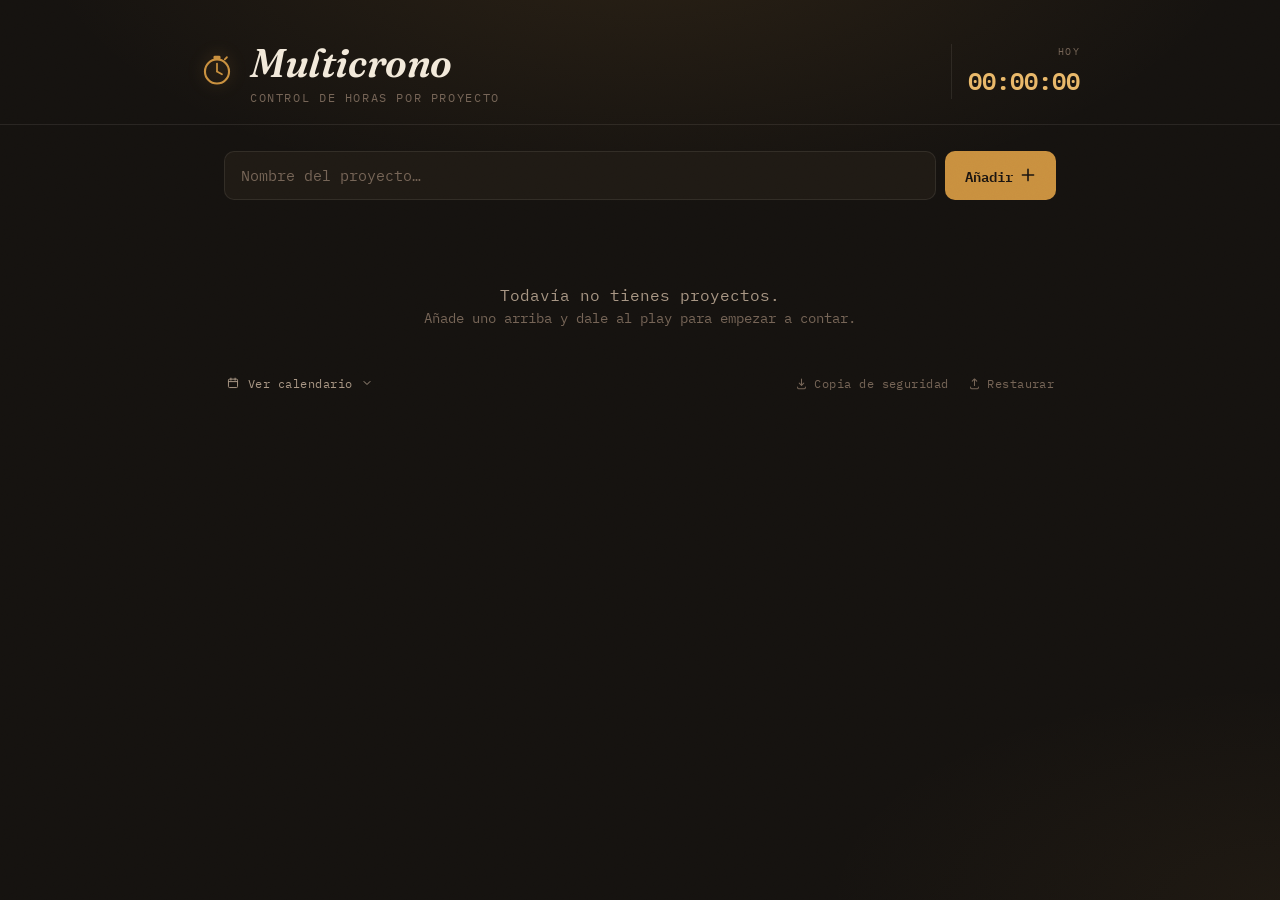
<file: index.html>
<!DOCTYPE html>
<html lang="es">
<head>
<meta charset="UTF-8">
<meta name="viewport" content="width=device-width, initial-scale=1, viewport-fit=cover">
<title>Multicrono — control de horas</title>
<meta name="description" content="Varios cronómetros con nombre para controlar el tiempo dedicado a cada proyecto.">
<meta name="theme-color" content="#15120f">
<link rel="manifest" href="manifest.json">
<link rel="icon" href="icons/icon-192.png" type="image/png">
<link rel="apple-touch-icon" href="icons/apple-touch-icon.png">
<link rel="preconnect" href="https://fonts.googleapis.com">
<link rel="preconnect" href="https://fonts.gstatic.com" crossorigin>
<link href="https://fonts.googleapis.com/css2?family=Fraunces:ital,opsz,wght@0,9..144,340;0,9..144,600;1,9..144,500&family=IBM+Plex+Mono:wght@400;500;600;700&display=swap" rel="stylesheet">
<link rel="stylesheet" href="styles.css?v=8">
</head>
<body>

<div class="grain" aria-hidden="true"></div>

<header class="hero">
  <div class="hero-plate">
    <div class="hero-mark" aria-hidden="true">
      <svg viewBox="0 0 48 48" width="34" height="34">
        <circle cx="24" cy="26" r="17" fill="none" stroke="currentColor" stroke-width="3"/>
        <line x1="24" y1="26" x2="24" y2="15" stroke="currentColor" stroke-width="2.5" stroke-linecap="round"/>
        <line x1="24" y1="26" x2="31" y2="30" stroke="currentColor" stroke-width="2.5" stroke-linecap="round"/>
        <rect x="19" y="4" width="10" height="5" rx="2" fill="currentColor"/>
        <line x1="35" y1="9" x2="38" y2="6" stroke="currentColor" stroke-width="2.5" stroke-linecap="round"/>
      </svg>
    </div>
    <div class="hero-text">
      <h1>Multicrono</h1>
      <p class="hero-sub">control de horas por proyecto</p>
    </div>
    <div class="hero-total" id="grand-total">
      <span class="hero-total-label">hoy</span>
      <span class="hero-total-value" id="grand-total-value">00:00:00</span>
    </div>
  </div>
</header>

<main class="wrap">

  <form class="add-row" id="add-form" autocomplete="off">
    <input type="text" id="project-name" placeholder="Nombre del proyecto…" maxlength="40" required>
    <button type="submit" class="btn btn-add">
      <span>Añadir</span>
      <svg viewBox="0 0 20 20" width="16" height="16" aria-hidden="true"><path d="M10 3v14M3 10h14" stroke="currentColor" stroke-width="2" stroke-linecap="round"/></svg>
    </button>
  </form>

  <section id="empty-state" class="empty-state" hidden>
    <p>Todavía no tienes proyectos.</p>
    <p class="empty-sub">Añade uno arriba y dale al play para empezar a contar.</p>
  </section>

  <div class="toolbar-row">
    <button class="cal-open-btn" id="cal-open-btn" type="button">
      <svg viewBox="0 0 20 20" width="14" height="14" aria-hidden="true"><rect x="3.5" y="4.5" width="13" height="12" rx="1.5" fill="none" stroke="currentColor" stroke-width="1.4"/><path d="M3.5 8h13M7 3v3M13 3v3" stroke="currentColor" stroke-width="1.4" stroke-linecap="round"/></svg>
      <span class="cal-open-label">Ver calendario</span>
      <svg class="cal-open-chevron" viewBox="0 0 20 20" width="12" height="12" aria-hidden="true"><path d="M5 7.5l5 5 5-5" fill="none" stroke="currentColor" stroke-width="1.6" stroke-linecap="round" stroke-linejoin="round"/></svg>
    </button>

    <div class="backup-actions">
      <button class="ghost-btn" id="export-btn" type="button" title="Descargar una copia de seguridad de todos tus datos">
        <svg viewBox="0 0 20 20" width="13" height="13" aria-hidden="true"><path d="M10 3v10m0 0l-3.5-3.5M10 13l3.5-3.5" fill="none" stroke="currentColor" stroke-width="1.6" stroke-linecap="round" stroke-linejoin="round"/><path d="M4 15.5v1a1.5 1.5 0 0 0 1.5 1.5h9a1.5 1.5 0 0 0 1.5-1.5v-1" fill="none" stroke="currentColor" stroke-width="1.6" stroke-linecap="round"/></svg>
        <span>Copia de seguridad</span>
      </button>
      <button class="ghost-btn" id="import-btn" type="button" title="Restaurar proyectos desde una copia de seguridad">
        <svg viewBox="0 0 20 20" width="13" height="13" aria-hidden="true"><path d="M10 13V3m0 0L6.5 6.5M10 3l3.5 3.5" fill="none" stroke="currentColor" stroke-width="1.6" stroke-linecap="round" stroke-linejoin="round"/><path d="M4 15.5v1a1.5 1.5 0 0 0 1.5 1.5h9a1.5 1.5 0 0 0 1.5-1.5v-1" fill="none" stroke="currentColor" stroke-width="1.6" stroke-linecap="round"/></svg>
        <span>Restaurar</span>
      </button>
      <input type="file" id="import-file-input" accept="application/json,.json" hidden>
    </div>
  </div>

  <section class="calendar-section" id="calendar-section" hidden>
    <div class="cal-head">
      <button class="cal-nav" id="cal-prev" type="button" aria-label="Mes anterior">
        <svg viewBox="0 0 20 20" width="14" height="14"><path d="M12.5 4.5l-6 5.5 6 5.5" fill="none" stroke="currentColor" stroke-width="1.8" stroke-linecap="round" stroke-linejoin="round"/></svg>
      </button>
      <span class="cal-title" id="cal-title">—</span>
      <button class="cal-nav" id="cal-next" type="button" aria-label="Mes siguiente">
        <svg viewBox="0 0 20 20" width="14" height="14"><path d="M7.5 4.5l6 5.5-6 5.5" fill="none" stroke="currentColor" stroke-width="1.8" stroke-linecap="round" stroke-linejoin="round"/></svg>
      </button>
    </div>

    <div class="cal-weekdays">
      <span>L</span><span>M</span><span>X</span><span>J</span><span>V</span><span>S</span><span>D</span>
    </div>

    <div class="cal-grid" id="cal-grid"></div>

    <div class="cal-detail" id="cal-detail">
      <h3 class="cal-detail-date" id="cal-detail-date">—</h3>
      <div class="cal-detail-list" id="cal-detail-list"></div>
      <div class="cal-detail-empty" id="cal-detail-empty" hidden>Sin registros este día.</div>
      <div class="cal-detail-total" id="cal-detail-total"></div>
    </div>
  </section>

  <section class="grid" id="timer-grid" aria-live="polite"></section>

  <section class="summary" id="summary-section" hidden>
    <h2>Resumen</h2>
    <div class="summary-list" id="summary-list"></div>
  </section>

</main>

<div class="toast" id="toast" role="status" aria-live="polite"></div>

<template id="card-template">
  <article class="card" data-id="">
    <header class="card-head">
      <span class="dot" aria-hidden="true"></span>
      <h3 class="card-name" tabindex="0" role="button" title="Haz clic para renombrar"></h3>
      <button class="icon-btn delete-btn" type="button" aria-label="Eliminar proyecto">
        <svg viewBox="0 0 20 20" width="15" height="15"><path d="M4 6h12M8 6V4.5A1.5 1.5 0 0 1 9.5 3h1A1.5 1.5 0 0 1 12 4.5V6M6 6l.6 10.2A1.5 1.5 0 0 0 8.1 17.6h3.8a1.5 1.5 0 0 0 1.5-1.4L14 6" stroke="currentColor" stroke-width="1.6" stroke-linecap="round" stroke-linejoin="round" fill="none"/></svg>
      </button>
    </header>

    <div class="display">
      <span class="digits">00:00:00</span>
    </div>

    <div class="stats">
      <div class="stat">
        <span class="stat-label">hoy</span>
        <span class="stat-value stat-today">00:00:00</span>
      </div>
      <div class="stat">
        <span class="stat-label">total</span>
        <span class="stat-value stat-total">00:00:00</span>
      </div>
    </div>

    <div class="controls">
      <button class="btn btn-toggle" type="button">
        <svg class="icon-play" viewBox="0 0 20 20" width="14" height="14"><path d="M6 4l10 6-10 6V4z" fill="currentColor"/></svg>
        <svg class="icon-pause" viewBox="0 0 20 20" width="14" height="14" hidden><path d="M6 4h3v12H6zM11 4h3v12h-3z" fill="currentColor"/></svg>
        <span class="toggle-label">Iniciar</span>
      </button>
      <button class="btn btn-reset" type="button">Reiniciar</button>
    </div>

    <div class="notes">
      <button class="notes-toggle" type="button">
        <svg viewBox="0 0 20 20" width="13" height="13" aria-hidden="true"><path d="M5 3h10a1 1 0 0 1 1 1v12a1 1 0 0 1-1 1H5a1 1 0 0 1-1-1V4a1 1 0 0 1 1-1z" fill="none" stroke="currentColor" stroke-width="1.4"/><path d="M6.5 7h7M6.5 10h7M6.5 13h4" stroke="currentColor" stroke-width="1.4" stroke-linecap="round"/></svg>
        <span>Parte</span>
        <span class="notes-count">0</span>
        <svg class="notes-chevron" viewBox="0 0 20 20" width="11" height="11" aria-hidden="true"><path d="M5 7.5l5 5 5-5" fill="none" stroke="currentColor" stroke-width="1.6" stroke-linecap="round" stroke-linejoin="round"/></svg>
      </button>

      <div class="notes-panel" hidden>
        <form class="notes-form">
          <input type="text" class="notes-input" placeholder="ej. tarea 123 completada…" maxlength="200" autocomplete="off">
          <button type="submit" class="icon-btn note-add-btn" aria-label="Añadir nota">
            <svg viewBox="0 0 20 20" width="15" height="15"><path d="M10 3v14M3 10h14" stroke="currentColor" stroke-width="2" stroke-linecap="round"/></svg>
          </button>
        </form>
        <ul class="notes-list"></ul>
      </div>
    </div>

    <div class="days">
      <button class="days-toggle" type="button">
        <svg viewBox="0 0 20 20" width="13" height="13" aria-hidden="true"><rect x="3.5" y="4.5" width="13" height="12" rx="1.5" fill="none" stroke="currentColor" stroke-width="1.4"/><path d="M3.5 8h13M7 3v3M13 3v3" stroke="currentColor" stroke-width="1.4" stroke-linecap="round"/></svg>
        <span>Días</span>
        <span class="days-count">0</span>
        <svg class="days-chevron" viewBox="0 0 20 20" width="11" height="11" aria-hidden="true"><path d="M5 7.5l5 5 5-5" fill="none" stroke="currentColor" stroke-width="1.6" stroke-linecap="round" stroke-linejoin="round"/></svg>
      </button>

      <div class="days-panel" hidden>
        <ul class="days-list"></ul>
      </div>
    </div>
  </article>
</template>

<template id="day-template">
  <li class="day-item" data-date="">
    <span class="day-date"></span>
    <span class="day-value"></span>
  </li>
</template>

<template id="note-template">
  <li class="note-item" data-id="">
    <div class="note-body">
      <div class="note-meta">
        <span class="note-time"></span>
        <span class="note-elapsed"></span>
      </div>
      <span class="note-text"></span>
    </div>
    <button class="note-delete" type="button" aria-label="Eliminar nota">
      <svg viewBox="0 0 20 20" width="11" height="11"><path d="M4 4l12 12M16 4L4 16" stroke="currentColor" stroke-width="1.6" stroke-linecap="round"/></svg>
    </button>
  </li>
</template>

<script src="app.js?v=8"></script>
</body>
</html>
</file>
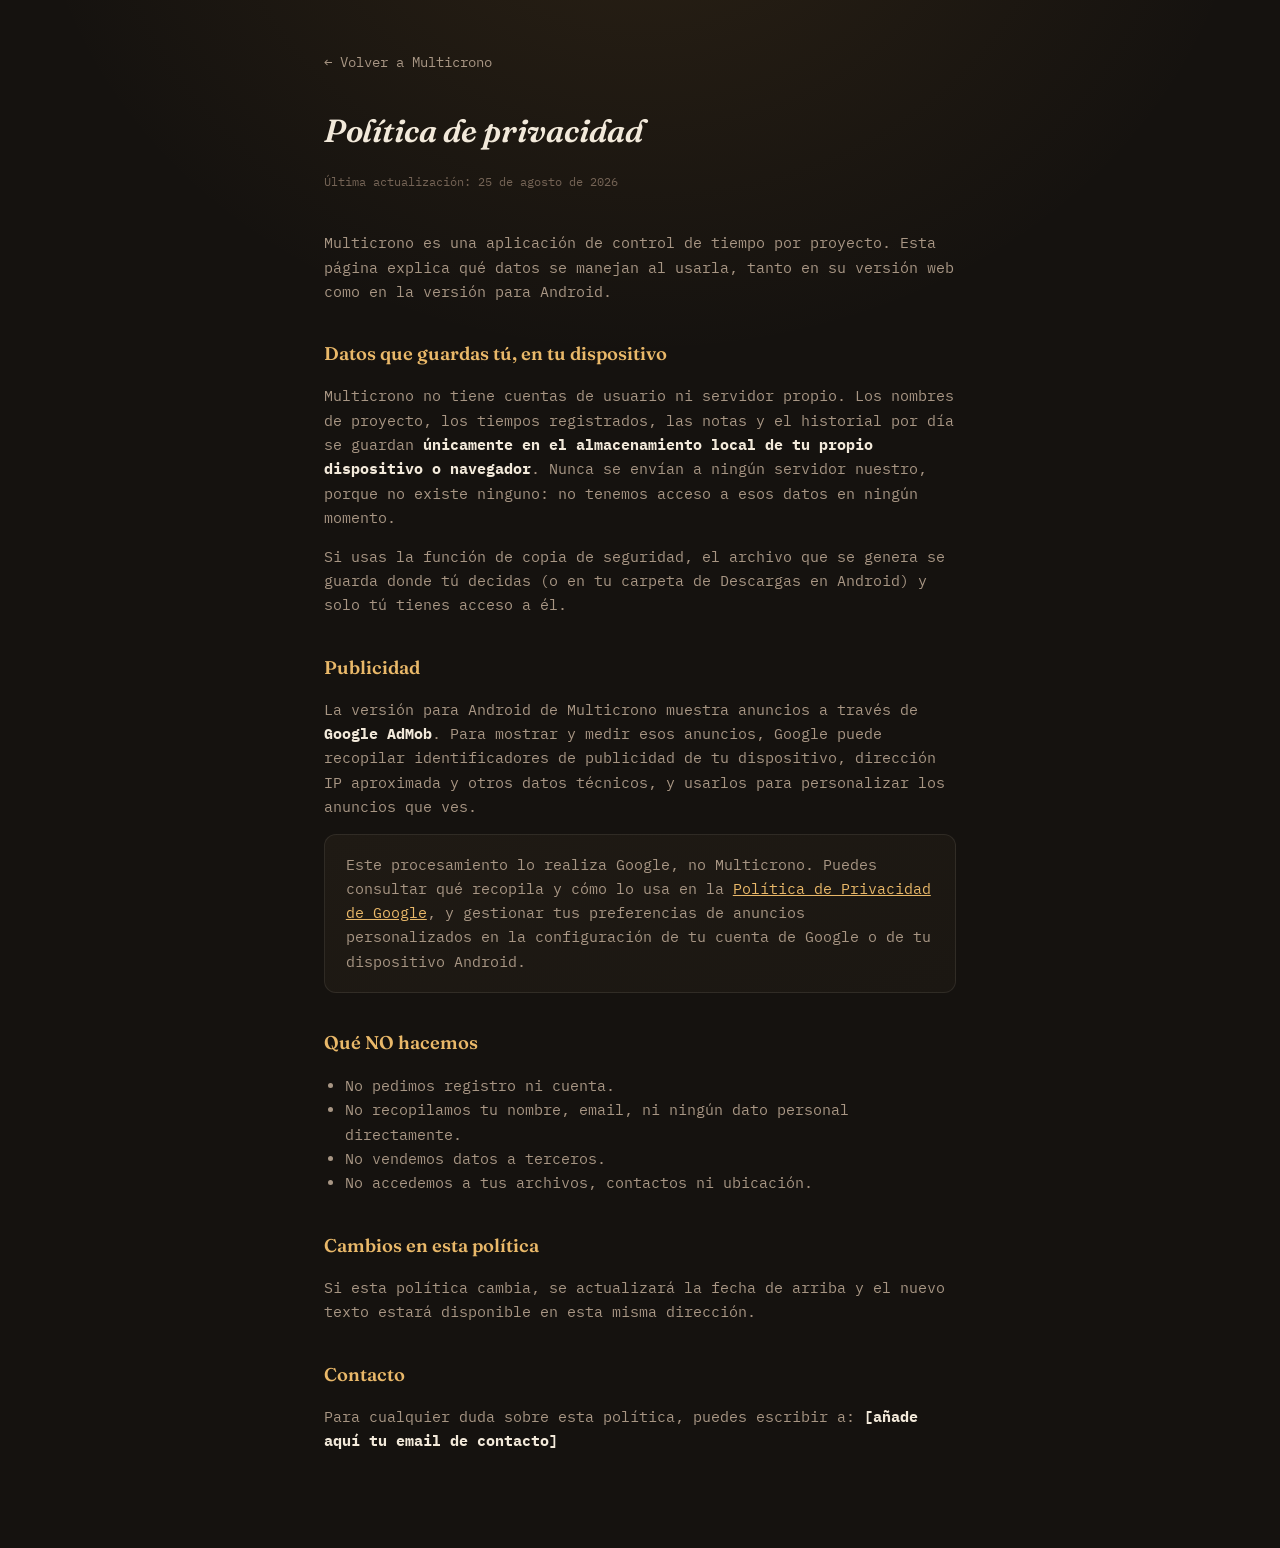
<file: privacy.html>
<!DOCTYPE html>
<html lang="es">
<head>
<meta charset="UTF-8">
<meta name="viewport" content="width=device-width, initial-scale=1">
<title>Multicrono — política de privacidad</title>
<meta name="theme-color" content="#15120f">
<link rel="icon" href="icons/icon-192.png" type="image/png">
<link rel="preconnect" href="https://fonts.googleapis.com">
<link rel="preconnect" href="https://fonts.gstatic.com" crossorigin>
<link href="https://fonts.googleapis.com/css2?family=Fraunces:ital,opsz,wght@0,9..144,340;0,9..144,600;1,9..144,500&family=IBM+Plex+Mono:wght@400;500;600;700&display=swap" rel="stylesheet">
<style>
  :root {
    --bg: #15120f;
    --bg-soft: #1b1712;
    --panel: #1f1a14;
    --cream: #f2e9da;
    --muted: #a89684;
    --muted-dim: #756456;
    --brass: #c9903f;
    --brass-bright: #e9b869;
    --card-border: rgba(242, 233, 218, 0.09);
  }
  * { box-sizing: border-box; }
  body {
    margin: 0;
    background: radial-gradient(ellipse 80% 55% at 50% -10%, rgba(201,144,63,0.12), transparent 60%), var(--bg);
    color: var(--cream);
    font-family: "IBM Plex Mono", ui-monospace, Consolas, monospace;
    line-height: 1.65;
  }
  .wrap { max-width: 680px; margin: 0 auto; padding: 3rem 1.5rem 5rem; }
  a { color: var(--brass-bright); }
  .back { display: inline-block; margin-bottom: 2rem; color: var(--muted); text-decoration: none; font-size: 0.85rem; }
  .back:hover { color: var(--brass-bright); }
  h1 {
    font-family: "Fraunces", Georgia, serif;
    font-style: italic;
    font-weight: 600;
    font-size: 2rem;
    margin: 0 0 0.3rem;
  }
  .updated { color: var(--muted-dim); font-size: 0.78rem; margin-bottom: 2.5rem; }
  h2 {
    font-family: "Fraunces", Georgia, serif;
    font-weight: 600;
    font-size: 1.15rem;
    color: var(--brass-bright);
    margin: 2.2rem 0 0.8rem;
  }
  p, li { color: var(--muted); font-size: 0.92rem; }
  strong { color: var(--cream); }
  ul { padding-left: 1.3rem; }
  .card {
    background: linear-gradient(160deg, var(--panel), var(--bg-soft));
    border: 1px solid var(--card-border);
    border-radius: 12px;
    padding: 1.1rem 1.3rem;
    margin-top: 0.5rem;
  }
</style>
</head>
<body>
<div class="wrap">
  <a class="back" href="./">← Volver a Multicrono</a>
  <h1>Política de privacidad</h1>
  <p class="updated">Última actualización: 25 de agosto de 2026</p>

  <p>Multicrono es una aplicación de control de tiempo por proyecto. Esta página explica qué datos se manejan al usarla, tanto en su versión web como en la versión para Android.</p>

  <h2>Datos que guardas tú, en tu dispositivo</h2>
  <p>Multicrono no tiene cuentas de usuario ni servidor propio. Los nombres de proyecto, los tiempos registrados, las notas y el historial por día se guardan <strong>únicamente en el almacenamiento local de tu propio dispositivo o navegador</strong>. Nunca se envían a ningún servidor nuestro, porque no existe ninguno: no tenemos acceso a esos datos en ningún momento.</p>
  <p>Si usas la función de copia de seguridad, el archivo que se genera se guarda donde tú decidas (o en tu carpeta de Descargas en Android) y solo tú tienes acceso a él.</p>

  <h2>Publicidad</h2>
  <p>La versión para Android de Multicrono muestra anuncios a través de <strong>Google AdMob</strong>. Para mostrar y medir esos anuncios, Google puede recopilar identificadores de publicidad de tu dispositivo, dirección IP aproximada y otros datos técnicos, y usarlos para personalizar los anuncios que ves.</p>
  <div class="card">
    <p style="margin:0">Este procesamiento lo realiza Google, no Multicrono. Puedes consultar qué recopila y cómo lo usa en la <a href="https://policies.google.com/privacy" target="_blank" rel="noopener">Política de Privacidad de Google</a>, y gestionar tus preferencias de anuncios personalizados en la configuración de tu cuenta de Google o de tu dispositivo Android.</p>
  </div>

  <h2>Qué NO hacemos</h2>
  <ul>
    <li>No pedimos registro ni cuenta.</li>
    <li>No recopilamos tu nombre, email, ni ningún dato personal directamente.</li>
    <li>No vendemos datos a terceros.</li>
    <li>No accedemos a tus archivos, contactos ni ubicación.</li>
  </ul>

  <h2>Cambios en esta política</h2>
  <p>Si esta política cambia, se actualizará la fecha de arriba y el nuevo texto estará disponible en esta misma dirección.</p>

  <h2>Contacto</h2>
  <p>Para cualquier duda sobre esta política, puedes escribir a: <strong>[añade aquí tu email de contacto]</strong></p>
</div>
</body>
</html>
</file>
<file: styles.css>
:root {
  --bg: #15120f;
  --bg-soft: #1b1712;
  --panel: #1f1a14;
  --card: #221c16;
  --card-border: rgba(242, 233, 218, 0.09);
  --cream: #f2e9da;
  --muted: #a89684;
  --muted-dim: #756456;
  --brass: #c9903f;
  --brass-bright: #e9b869;
  --brass-dim: #8a6633;
  --green: #8ea87c;
  --green-glow: rgba(142, 168, 124, 0.35);
  --red: #b5583f;
  --red-bright: #d17155;
  --shadow-soft: 0 14px 40px -18px rgba(0, 0, 0, 0.65);
  --radius: 16px;
  font-size: 16px;
}

* { box-sizing: border-box; }

html, body {
  margin: 0;
  padding: 0;
  min-height: 100%;
}

body {
  background:
    radial-gradient(ellipse 80% 55% at 50% -10%, rgba(201, 144, 63, 0.12), transparent 60%),
    radial-gradient(ellipse 60% 40% at 100% 100%, rgba(201, 144, 63, 0.05), transparent 60%),
    var(--bg);
  color: var(--cream);
  font-family: "IBM Plex Mono", ui-monospace, "SF Mono", Consolas, monospace;
  -webkit-font-smoothing: antialiased;
  min-height: 100vh;
  position: relative;
  overflow-x: hidden;
}

.grain {
  position: fixed;
  inset: 0;
  pointer-events: none;
  z-index: 999;
  opacity: 0.05;
  mix-blend-mode: overlay;
  background-image: url("data:image/svg+xml,%3Csvg xmlns='http://www.w3.org/2000/svg' width='120' height='120'%3E%3Cfilter id='n'%3E%3CfeTurbulence type='fractalNoise' baseFrequency='0.9' numOctaves='2' stitchTiles='stitch'/%3E%3C/filter%3E%3Crect width='100%25' height='100%25' filter='url(%23n)'/%3E%3C/svg%3E");
}

/* ---------- Header ---------- */

.hero {
  padding: 2.4rem 1.5rem 1.2rem;
  border-bottom: 1px solid var(--card-border);
  position: relative;
}

.hero-plate {
  max-width: 880px;
  margin: 0 auto;
  display: flex;
  align-items: center;
  gap: 1rem;
}

.hero-mark {
  color: var(--brass);
  flex-shrink: 0;
  filter: drop-shadow(0 0 8px rgba(201, 144, 63, 0.35));
}

.hero-text { flex: 1; min-width: 0; }

.hero-text h1 {
  font-family: "Fraunces", Georgia, serif;
  font-optical-sizing: auto;
  font-weight: 600;
  font-style: italic;
  font-size: clamp(1.8rem, 4vw, 2.5rem);
  margin: 0;
  letter-spacing: -0.01em;
  color: var(--cream);
}

.hero-sub {
  margin: 0.15rem 0 0;
  font-size: 0.72rem;
  letter-spacing: 0.14em;
  text-transform: uppercase;
  color: var(--muted-dim);
}

.hero-total {
  text-align: right;
  flex-shrink: 0;
  padding-left: 1rem;
  border-left: 1px solid var(--card-border);
}

.hero-total-label {
  display: block;
  font-size: 0.65rem;
  letter-spacing: 0.14em;
  text-transform: uppercase;
  color: var(--muted-dim);
  margin-bottom: 0.2rem;
}

.hero-total-value {
  font-size: clamp(1.1rem, 3vw, 1.5rem);
  font-weight: 600;
  font-variant-numeric: tabular-nums;
  color: var(--brass-bright);
}

/* ---------- Layout ---------- */

.wrap {
  max-width: 880px;
  margin: 0 auto;
  padding: 1.6rem 1.5rem 5rem;
}

/* ---------- Add form ---------- */

.add-row {
  display: flex;
  gap: 0.6rem;
  margin-bottom: 2rem;
}

.add-row input {
  flex: 1;
  background: var(--panel);
  border: 1px solid var(--card-border);
  border-radius: 10px;
  padding: 0.85rem 1rem;
  color: var(--cream);
  font-family: inherit;
  font-size: 0.95rem;
  outline: none;
  transition: border-color 0.2s, box-shadow 0.2s;
}

.add-row input::placeholder { color: var(--muted-dim); }

.add-row input:focus {
  border-color: var(--brass-dim);
  box-shadow: 0 0 0 3px rgba(201, 144, 63, 0.12);
}

.btn {
  font-family: inherit;
  font-size: 0.85rem;
  font-weight: 600;
  border-radius: 10px;
  border: 1px solid transparent;
  cursor: pointer;
  display: inline-flex;
  align-items: center;
  justify-content: center;
  gap: 0.4rem;
  transition: transform 0.12s ease, filter 0.15s ease, background 0.15s ease;
  user-select: none;
}

.btn:active { transform: scale(0.96); }

.btn-add {
  background: var(--brass);
  color: #1a1410;
  padding: 0 1.2rem;
  white-space: nowrap;
}
.btn-add:hover { filter: brightness(1.1); }

/* ---------- Empty state ---------- */

.empty-state {
  text-align: center;
  padding: 3rem 1rem;
  color: var(--muted);
}
.empty-state p { margin: 0.3rem 0; }
.empty-sub { color: var(--muted-dim); font-size: 0.85rem; }

/* ---------- Toolbar ---------- */

.toolbar-row {
  display: flex;
  align-items: center;
  justify-content: space-between;
  flex-wrap: wrap;
  gap: 0.6rem;
  margin: -0.6rem 0 1.4rem;
}

.backup-actions {
  display: flex;
  gap: 1rem;
}

.ghost-btn {
  display: flex;
  align-items: center;
  gap: 0.4rem;
  background: transparent;
  border: none;
  color: var(--muted-dim);
  font-family: inherit;
  font-size: 0.72rem;
  letter-spacing: 0.04em;
  cursor: pointer;
  padding: 0.3rem 0.1rem;
}
.ghost-btn:hover { color: var(--brass-bright); }

/* ---------- Calendar ---------- */

.cal-open-btn {
  display: flex;
  align-items: center;
  gap: 0.5rem;
  background: transparent;
  border: none;
  color: var(--muted);
  font-family: inherit;
  font-size: 0.78rem;
  letter-spacing: 0.04em;
  cursor: pointer;
  padding: 0.3rem 0.1rem;
}
.cal-open-btn:hover { color: var(--brass-bright); }
.cal-open-btn .cal-open-chevron { transition: transform 0.2s ease; }
.cal-open-btn.open .cal-open-chevron { transform: rotate(180deg); }

.calendar-section {
  background: linear-gradient(160deg, var(--card), var(--bg-soft));
  border: 1px solid var(--card-border);
  border-radius: var(--radius);
  padding: 1.2rem;
  margin-bottom: 1.6rem;
  box-shadow: var(--shadow-soft);
  animation: card-in 0.3s cubic-bezier(0.2, 0.8, 0.2, 1) both;
}

.cal-head {
  display: flex;
  align-items: center;
  justify-content: center;
  gap: 1rem;
  margin-bottom: 0.9rem;
}

.cal-title {
  font-family: "Fraunces", Georgia, serif;
  font-style: italic;
  font-weight: 500;
  font-size: 1.1rem;
  color: var(--cream);
  text-transform: capitalize;
  min-width: 11ch;
  text-align: center;
}

.cal-nav {
  background: var(--panel);
  border: 1px solid var(--card-border);
  color: var(--muted);
  border-radius: 8px;
  width: 30px;
  height: 30px;
  display: flex;
  align-items: center;
  justify-content: center;
  cursor: pointer;
  transition: color 0.15s, border-color 0.15s;
}
.cal-nav:hover { color: var(--brass-bright); border-color: var(--brass-dim); }

.cal-weekdays {
  display: grid;
  grid-template-columns: repeat(7, 1fr);
  gap: 0.35rem;
  margin-bottom: 0.35rem;
}
.cal-weekdays span {
  text-align: center;
  font-size: 0.66rem;
  letter-spacing: 0.08em;
  text-transform: uppercase;
  color: var(--muted-dim);
}

.cal-grid {
  display: grid;
  grid-template-columns: repeat(7, 1fr);
  gap: 0.35rem;
  margin-bottom: 1.1rem;
}

.cal-day {
  aspect-ratio: 1;
  display: flex;
  flex-direction: column;
  align-items: center;
  justify-content: center;
  gap: 0.1rem;
  background: var(--panel);
  border: 1px solid transparent;
  border-radius: 8px;
  color: var(--muted);
  font-family: inherit;
  cursor: pointer;
  padding: 0.2rem;
  transition: transform 0.1s ease, border-color 0.15s ease;
}
.cal-day:hover { border-color: var(--brass-dim); }
.cal-day:active { transform: scale(0.94); }

.cal-day-empty {
  background: transparent;
  cursor: default;
  pointer-events: none;
}

.cal-day-num {
  font-size: 0.78rem;
  font-variant-numeric: tabular-nums;
}

.cal-day-total {
  font-size: 0.6rem;
  color: var(--brass-bright);
  font-variant-numeric: tabular-nums;
}

.cal-day-has-data {
  background: rgba(201, 144, 63, calc(0.08 + var(--intensity, 0) * 0.55));
  color: var(--cream);
}

.cal-day-today {
  border-color: var(--brass-dim);
}
.cal-day-today .cal-day-num { color: var(--brass-bright); font-weight: 600; }

.cal-day-selected {
  border-color: var(--brass);
  box-shadow: 0 0 0 2px rgba(201, 144, 63, 0.25);
}

.cal-detail {
  border-top: 1px dashed var(--card-border);
  padding-top: 1rem;
}

.cal-detail-date {
  font-family: "Fraunces", Georgia, serif;
  font-weight: 600;
  font-size: 1rem;
  color: var(--cream);
  margin: 0 0 0.7rem;
  text-transform: capitalize;
}

.cal-detail-list {
  display: flex;
  flex-direction: column;
  gap: 0.4rem;
}

.cal-detail-row {
  display: flex;
  justify-content: space-between;
  align-items: baseline;
  background: var(--panel);
  border-radius: 8px;
  padding: 0.45rem 0.7rem;
  font-size: 0.82rem;
}

.cal-detail-name { color: var(--muted); }
.cal-detail-value { color: var(--cream); font-variant-numeric: tabular-nums; }

.cal-detail-empty {
  color: var(--muted-dim);
  font-size: 0.82rem;
  padding: 0.3rem 0.1rem;
}

.cal-detail-total {
  margin-top: 0.7rem;
  text-align: right;
  font-size: 0.85rem;
  font-weight: 600;
  color: var(--brass-bright);
  font-variant-numeric: tabular-nums;
}

@media (max-width: 480px) {
  .cal-day-total { display: none; }
}

/* ---------- Grid & cards ---------- */

.grid {
  display: grid;
  grid-template-columns: repeat(auto-fill, minmax(260px, 1fr));
  gap: 1rem;
}

.card {
  background: linear-gradient(160deg, var(--card), var(--bg-soft));
  border: 1px solid var(--card-border);
  border-radius: var(--radius);
  padding: 1.2rem 1.2rem 1.3rem;
  box-shadow: var(--shadow-soft);
  position: relative;
  animation: card-in 0.45s cubic-bezier(0.2, 0.8, 0.2, 1) both;
}

@keyframes card-in {
  from { opacity: 0; transform: translateY(10px) scale(0.98); }
  to { opacity: 1; transform: none; }
}

.card-head {
  display: flex;
  align-items: center;
  gap: 0.55rem;
  margin-bottom: 0.9rem;
}

.dot {
  width: 8px;
  height: 8px;
  border-radius: 50%;
  background: var(--muted-dim);
  flex-shrink: 0;
  transition: background 0.2s, box-shadow 0.2s;
}

.card.running .dot {
  background: var(--green);
  box-shadow: 0 0 0 3px var(--green-glow);
  animation: pulse 1.6s ease-in-out infinite;
}

@keyframes pulse {
  0%, 100% { box-shadow: 0 0 0 2px var(--green-glow); }
  50% { box-shadow: 0 0 0 5px transparent; }
}

.card-name {
  flex: 1;
  min-width: 0;
  margin: 0;
  font-family: "Fraunces", Georgia, serif;
  font-weight: 600;
  font-size: 1.15rem;
  color: var(--cream);
  white-space: nowrap;
  overflow: hidden;
  text-overflow: ellipsis;
  cursor: pointer;
  border-radius: 6px;
  padding: 0.1rem 0.25rem;
  margin-left: -0.25rem;
  outline: none;
}
.card-name:hover, .card-name:focus { background: rgba(242, 233, 218, 0.06); }
.card-name[contenteditable="true"] {
  background: rgba(201, 144, 63, 0.1);
  white-space: normal;
  cursor: text;
}

.icon-btn {
  background: transparent;
  border: none;
  color: var(--muted-dim);
  cursor: pointer;
  padding: 0.3rem;
  display: flex;
  border-radius: 6px;
  flex-shrink: 0;
  transition: color 0.15s, background 0.15s;
}
.icon-btn:hover { color: var(--red-bright); background: rgba(181, 88, 63, 0.12); }

.display {
  text-align: center;
  padding: 0.6rem 0 1rem;
}

.digits {
  font-size: clamp(1.9rem, 6vw, 2.3rem);
  font-weight: 600;
  font-variant-numeric: tabular-nums;
  letter-spacing: 0.02em;
  color: var(--muted);
  transition: color 0.3s, text-shadow 0.3s;
}

.card.running .digits {
  color: var(--brass-bright);
  text-shadow: 0 0 18px rgba(233, 184, 105, 0.35);
}

.stats {
  display: flex;
  justify-content: center;
  gap: 1.6rem;
  margin-bottom: 1.1rem;
  padding-bottom: 1.1rem;
  border-bottom: 1px dashed var(--card-border);
}

.stat { text-align: center; }

.stat-label {
  display: block;
  font-size: 0.62rem;
  letter-spacing: 0.13em;
  text-transform: uppercase;
  color: var(--muted-dim);
  margin-bottom: 0.15rem;
}

.stat-value {
  font-size: 0.85rem;
  font-variant-numeric: tabular-nums;
  color: var(--muted);
}

.controls {
  display: flex;
  gap: 0.6rem;
}

.btn-toggle {
  flex: 1;
  background: var(--brass-dim);
  color: var(--cream);
  padding: 0.65rem 0.8rem;
}
.btn-toggle:hover { filter: brightness(1.15); }

.card.running .btn-toggle {
  background: var(--red);
  color: #1a1410;
}
.card.running .btn-toggle:hover { background: var(--red-bright); }

.btn-reset {
  background: transparent;
  border: 1px solid var(--card-border);
  color: var(--muted);
  padding: 0.65rem 0.9rem;
}
.btn-reset:hover { border-color: var(--muted-dim); color: var(--cream); }
.btn-reset.confirming {
  border-color: var(--red);
  color: var(--red-bright);
  background: rgba(181, 88, 63, 0.1);
}

.icon-btn.confirming {
  color: #fff;
  background: var(--red);
  animation: shake 0.35s ease;
}

@keyframes shake {
  0%, 100% { transform: translateX(0); }
  25% { transform: translateX(-2px); }
  75% { transform: translateX(2px); }
}

/* ---------- Notes / "parte" ---------- */

.notes {
  margin-top: 1rem;
  padding-top: 0.9rem;
  border-top: 1px dashed var(--card-border);
}

.notes-toggle {
  width: 100%;
  background: transparent;
  border: none;
  color: var(--muted);
  font-family: inherit;
  font-size: 0.72rem;
  letter-spacing: 0.08em;
  text-transform: uppercase;
  display: flex;
  align-items: center;
  gap: 0.4rem;
  padding: 0.2rem 0.1rem;
  cursor: pointer;
}
.notes-toggle:hover { color: var(--brass-bright); }

.notes-toggle .notes-count {
  background: var(--panel);
  color: var(--brass-bright);
  font-size: 0.68rem;
  padding: 0.05rem 0.4rem;
  border-radius: 999px;
  font-variant-numeric: tabular-nums;
}

.notes-toggle .notes-chevron {
  margin-left: auto;
  transition: transform 0.2s ease;
}
.notes-toggle.open .notes-chevron { transform: rotate(180deg); }

.notes-panel {
  margin-top: 0.7rem;
  animation: card-in 0.25s ease both;
}

.notes-form {
  display: flex;
  gap: 0.45rem;
  margin-bottom: 0.6rem;
}

.notes-input {
  flex: 1;
  background: var(--panel);
  border: 1px solid var(--card-border);
  border-radius: 8px;
  padding: 0.5rem 0.7rem;
  color: var(--cream);
  font-family: inherit;
  font-size: 0.78rem;
  outline: none;
  min-width: 0;
  transition: border-color 0.2s, box-shadow 0.2s;
}
.notes-input::placeholder { color: var(--muted-dim); }
.notes-input:focus {
  border-color: var(--brass-dim);
  box-shadow: 0 0 0 3px rgba(201, 144, 63, 0.12);
}

.note-add-btn {
  background: var(--brass-dim);
  color: var(--cream);
  border-radius: 8px;
  flex-shrink: 0;
  width: 32px;
}
.note-add-btn:hover { color: var(--cream); background: var(--brass); }

.notes-list {
  list-style: none;
  margin: 0;
  padding: 0;
  max-height: 190px;
  overflow-y: auto;
  display: flex;
  flex-direction: column;
  gap: 0.35rem;
}
.notes-list:empty::after {
  content: "Sin anotaciones todavía.";
  display: block;
  color: var(--muted-dim);
  font-size: 0.75rem;
  padding: 0.3rem 0.1rem;
}

.note-item {
  display: flex;
  align-items: flex-start;
  gap: 0.5rem;
  padding: 0.4rem 0.55rem;
  background: var(--panel);
  border-radius: 8px;
  animation: card-in 0.2s ease both;
}

.note-body {
  flex: 1;
  min-width: 0;
  display: flex;
  flex-direction: column;
  gap: 0.18rem;
}

.note-meta {
  display: flex;
  align-items: baseline;
  gap: 0.4rem;
}

.note-time {
  flex-shrink: 0;
  font-size: 0.68rem;
  color: var(--brass);
  font-variant-numeric: tabular-nums;
}

.note-elapsed {
  flex-shrink: 0;
  font-size: 0.68rem;
  color: var(--muted);
  font-variant-numeric: tabular-nums;
}
.note-elapsed::before {
  content: "·";
  margin-right: 0.4rem;
  color: var(--muted-dim);
}

.note-text {
  font-size: 0.8rem;
  color: var(--cream);
  overflow-wrap: anywhere;
  line-height: 1.4;
}

.note-delete {
  background: transparent;
  border: none;
  color: var(--muted-dim);
  cursor: pointer;
  flex-shrink: 0;
  padding: 0.15rem;
  display: flex;
  border-radius: 5px;
  transition: color 0.15s, background 0.15s;
}
.note-delete:hover { color: var(--red-bright); background: rgba(181, 88, 63, 0.12); }

.notes-list::-webkit-scrollbar { width: 6px; }
.notes-list::-webkit-scrollbar-thumb { background: var(--card-border); border-radius: 3px; }

/* ---------- Days history ---------- */

.days {
  margin-top: 0.7rem;
  padding-top: 0.7rem;
  border-top: 1px dashed var(--card-border);
}

.days-toggle {
  width: 100%;
  background: transparent;
  border: none;
  color: var(--muted);
  font-family: inherit;
  font-size: 0.72rem;
  letter-spacing: 0.08em;
  text-transform: uppercase;
  display: flex;
  align-items: center;
  gap: 0.4rem;
  padding: 0.2rem 0.1rem;
  cursor: pointer;
}
.days-toggle:hover { color: var(--brass-bright); }

.days-toggle .days-count {
  background: var(--panel);
  color: var(--brass-bright);
  font-size: 0.68rem;
  padding: 0.05rem 0.4rem;
  border-radius: 999px;
  font-variant-numeric: tabular-nums;
}

.days-toggle .days-chevron {
  margin-left: auto;
  transition: transform 0.2s ease;
}
.days-toggle.open .days-chevron { transform: rotate(180deg); }

.days-panel {
  margin-top: 0.6rem;
  animation: card-in 0.25s ease both;
}

.days-list {
  list-style: none;
  margin: 0;
  padding: 0;
  max-height: 190px;
  overflow-y: auto;
  display: flex;
  flex-direction: column;
  gap: 0.25rem;
}
.days-list::-webkit-scrollbar { width: 6px; }
.days-list::-webkit-scrollbar-thumb { background: var(--card-border); border-radius: 3px; }

.day-item {
  display: flex;
  align-items: baseline;
  justify-content: space-between;
  gap: 0.6rem;
  padding: 0.32rem 0.55rem;
  background: var(--panel);
  border-radius: 8px;
  font-size: 0.78rem;
}

.day-item-today {
  background: rgba(201, 144, 63, 0.1);
  border: 1px solid rgba(201, 144, 63, 0.25);
}

.day-date {
  color: var(--muted);
  text-transform: capitalize;
}
.day-item-today .day-date { color: var(--brass-bright); font-weight: 600; }

.day-value {
  color: var(--cream);
  font-variant-numeric: tabular-nums;
  flex-shrink: 0;
}
.day-item-today .day-value { color: var(--brass-bright); }

/* ---------- Summary ---------- */

.summary {
  margin-top: 2.6rem;
  padding-top: 1.6rem;
  border-top: 1px solid var(--card-border);
}

.summary h2 {
  font-family: "Fraunces", Georgia, serif;
  font-style: italic;
  font-weight: 500;
  font-size: 1.2rem;
  margin: 0 0 1rem;
  color: var(--cream);
}

.summary-row {
  display: flex;
  align-items: center;
  gap: 0.8rem;
  padding: 0.5rem 0;
}

.summary-name {
  width: 120px;
  flex-shrink: 0;
  font-size: 0.8rem;
  color: var(--muted);
  white-space: nowrap;
  overflow: hidden;
  text-overflow: ellipsis;
}

.summary-bar-track {
  flex: 1;
  height: 8px;
  background: var(--panel);
  border-radius: 4px;
  overflow: hidden;
}

.summary-bar-fill {
  height: 100%;
  border-radius: 4px;
  background: linear-gradient(90deg, var(--brass-dim), var(--brass-bright));
  transition: width 0.5s cubic-bezier(0.2, 0.8, 0.2, 1);
}

.summary-value {
  width: 76px;
  flex-shrink: 0;
  text-align: right;
  font-size: 0.78rem;
  font-variant-numeric: tabular-nums;
  color: var(--brass-bright);
}

/* ---------- Toast ---------- */

.toast {
  position: fixed;
  left: 50%;
  bottom: 1.4rem;
  transform: translate(-50%, 12px);
  background: var(--panel);
  border: 1px solid var(--card-border);
  color: var(--cream);
  padding: 0.65rem 1.1rem;
  border-radius: 10px;
  font-size: 0.82rem;
  box-shadow: var(--shadow-soft);
  opacity: 0;
  pointer-events: none;
  transition: opacity 0.25s, transform 0.25s;
  z-index: 50;
}
.toast.show { opacity: 1; transform: translate(-50%, 0); }

/* ---------- Responsive ---------- */

@media (max-width: 480px) {
  .hero-plate { flex-wrap: wrap; }
  .hero-total { border-left: none; padding-left: 0; text-align: left; width: 100%; order: 3; border-top: 1px dashed var(--card-border); padding-top: 0.6rem; margin-top: 0.2rem; }
  .summary-name { width: 90px; }
}
</file>
